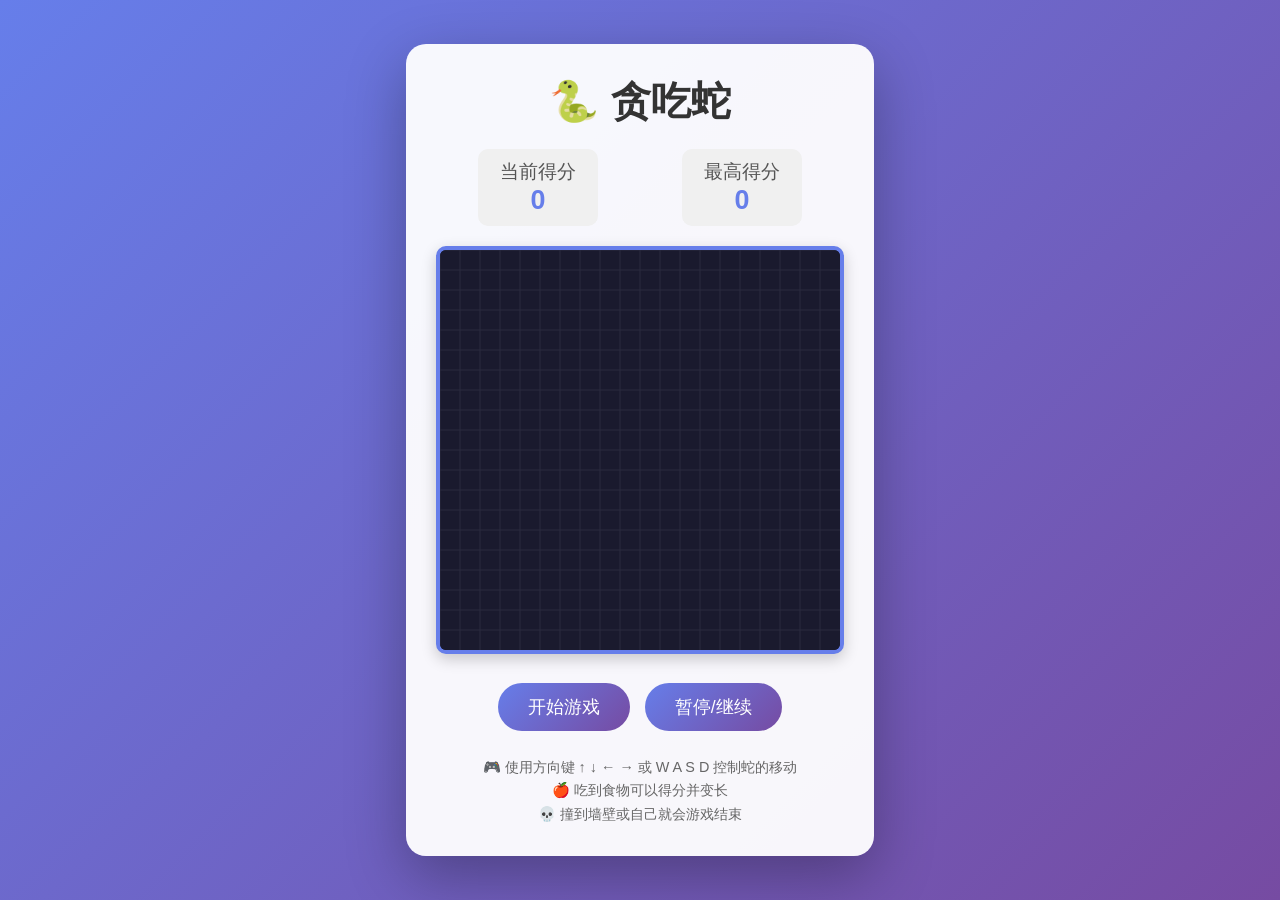
<file: snake.html>
<!DOCTYPE html>
<html lang="zh-CN">
<head>
    <meta charset="UTF-8">
    <meta name="viewport" content="width=device-width, initial-scale=1.0">
    <title>贪吃蛇游戏</title>
    <link rel="stylesheet" href="css/snake.css">
</head>
<body>
    <div class="game-container">
        <h1>🐍 贪吃蛇</h1>
        
        <div class="score-board">
            <div class="score-item">
                <div>当前得分</div>
                <div class="score-value" id="currentScore">0</div>
            </div>
            <div class="score-item">
                <div>最高得分</div>
                <div class="score-value" id="highScore">0</div>
            </div>
        </div>

        <canvas id="gameCanvas" width="400" height="400"></canvas>

        <div class="controls">
            <button onclick="startGame()">开始游戏</button>
            <button onclick="pauseGame()">暂停/继续</button>
        </div>

        <div class="instructions">
            <p>🎮 使用方向键 ↑ ↓ ← → 或 W A S D 控制蛇的移动</p>
            <p>🍎 吃到食物可以得分并变长</p>
            <p>💀 撞到墙壁或自己就会游戏结束</p>
        </div>
    </div>

    <div class="game-over" id="gameOver">
        <h2>游戏结束!</h2>
        <p>你的得分：<span id="finalScore">0</span></p>
        <button onclick="startGame()">再玩一次</button>
    </div>

    <script src="js/snake.js"></script>
</body>
</html>
</file>
<file: css/snake.css>
/* 全局样式重置 */
* {
    margin: 0;
    padding: 0;
    box-sizing: border-box;
}

body {
    display: flex;
    justify-content: center;
    align-items: center;
    min-height: 100vh;
    background: linear-gradient(135deg, #667eea 0%, #764ba2 100%);
    font-family: 'Arial', sans-serif;
}

/* 游戏容器 */
.game-container {
    text-align: center;
    background: rgba(255, 255, 255, 0.95);
    padding: 30px;
    border-radius: 20px;
    box-shadow: 0 20px 60px rgba(0, 0, 0, 0.3);
}

/* 标题样式 */
h1 {
    color: #333;
    margin-bottom: 20px;
    font-size: 2.5em;
}

/* 计分板 */
.score-board {
    display: flex;
    justify-content: space-around;
    margin-bottom: 20px;
    font-size: 1.2em;
    color: #555;
}

.score-item {
    background: #f0f0f0;
    padding: 10px 20px;
    border-radius: 10px;
    min-width: 120px;
}

.score-value {
    font-weight: bold;
    color: #667eea;
    font-size: 1.4em;
}

/* 画布样式 */
canvas {
    border: 4px solid #667eea;
    border-radius: 10px;
    background-color: #1a1a2e;
    box-shadow: 0 5px 15px rgba(0, 0, 0, 0.2);
}

/* 控制按钮 */
.controls {
    margin-top: 20px;
}

button {
    background: linear-gradient(135deg, #667eea 0%, #764ba2 100%);
    color: white;
    border: none;
    padding: 12px 30px;
    font-size: 1.1em;
    border-radius: 25px;
    cursor: pointer;
    transition: transform 0.2s, box-shadow 0.2s;
    margin: 5px;
}

button:hover {
    transform: translateY(-2px);
    box-shadow: 0 5px 15px rgba(102, 126, 234, 0.4);
}

button:active {
    transform: translateY(0);
}

/* 游戏说明 */
.instructions {
    margin-top: 20px;
    color: #666;
    font-size: 0.9em;
    line-height: 1.6;
}

/* 游戏结束弹窗 */
.game-over {
    position: absolute;
    top: 50%;
    left: 50%;
    transform: translate(-50%, -50%);
    background: rgba(0, 0, 0, 0.9);
    color: white;
    padding: 40px;
    border-radius: 15px;
    text-align: center;
    display: none;
    z-index: 100;
}

.game-over h2 {
    font-size: 2em;
    margin-bottom: 20px;
    color: #ff6b6b;
}

.game-over p {
    font-size: 1.3em;
    margin-bottom: 30px;
}
</file>
